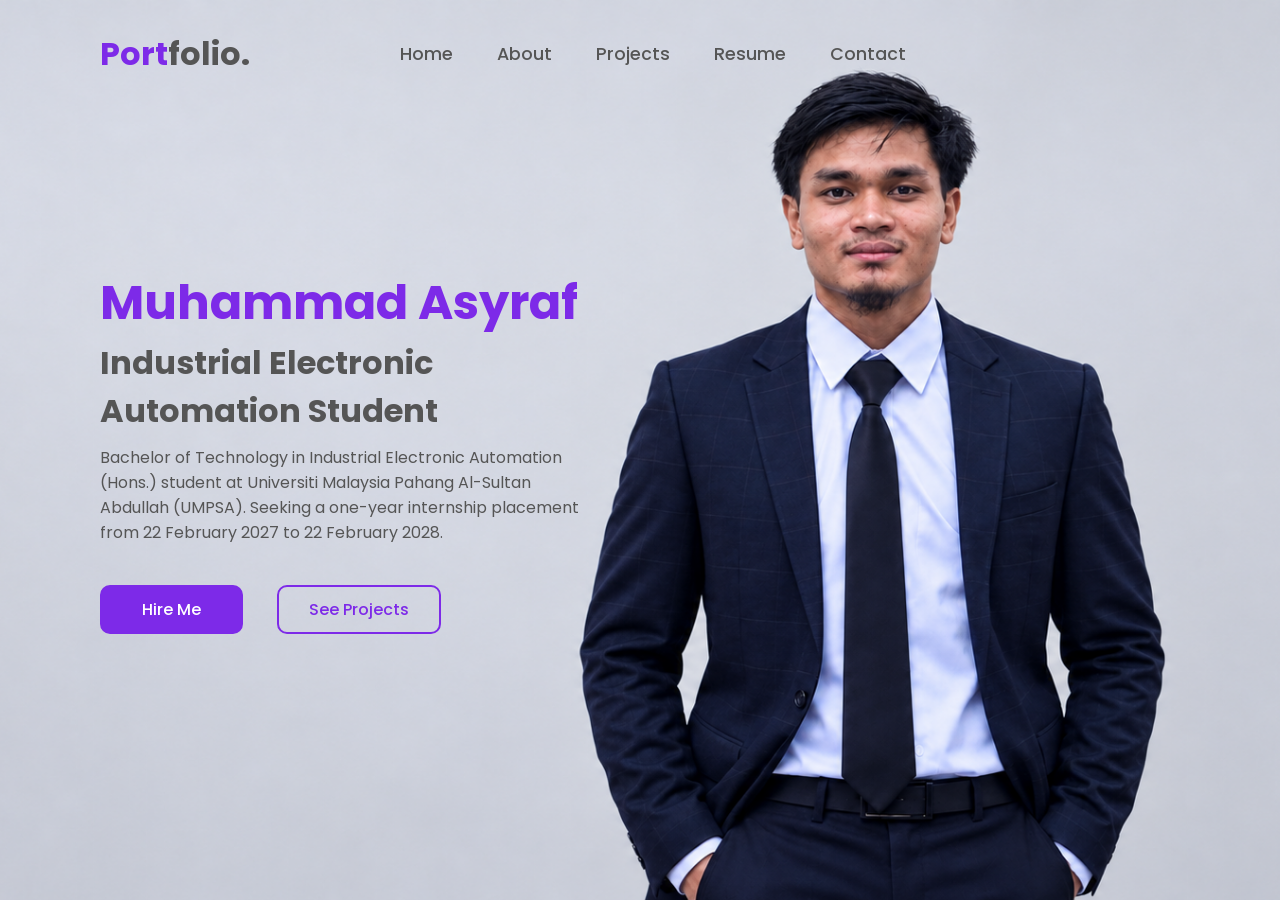
<file: index.html>
<!DOCTYPE html>
<html lang="en">
<head>
    <meta charset="UTF-8">
    <meta http-equiv="X-UA-Compatible" content="IE=edge">
    <meta name="viewport" content="width=device-width, initial-scale=1.0">
    <title>Muhammad Asyraf | Portfolio</title>
    <link rel="stylesheet" href="https://cdnjs.cloudflare.com/ajax/libs/font-awesome/6.2.0/css/all.min.css">
    <link rel="stylesheet" href="style.css?v=3">
</head>
<body>
    <header>
        <h2 class="logo"><span>Port</span>folio.</h2>
        <nav class="navigation">
            <button type="button" data-url="index.html">Home</button>
            <button type="button" data-url="about.html">About</button>
            <button type="button" data-url="projects.html">Projects</button>
            <button type="button" data-url="resume.html">Resume</button>
            <button type="button" data-url="contact.html">Contact</button>
        </nav>
    </header>

    <section class="home">
        <div class="content">
            <h2><span>Muhammad Asyraf</span></h2>
            <h4>Industrial Electronic Automation Student</h4>
            <p>Bachelor of Technology in Industrial Electronic Automation (Hons.) student at Universiti Malaysia Pahang Al-Sultan Abdullah (UMPSA). Seeking a one-year internship placement from 22 February 2027 to 22 February 2028.</p>
            <div class="btn-group">
                <button type="button" data-url="contact.html">Hire Me</button>
                <button type="button" data-url="projects.html">See Projects</button>
            </div>
        </div>
    </section>

    <script src="script.js"></script>
</body>
</html>
</file>
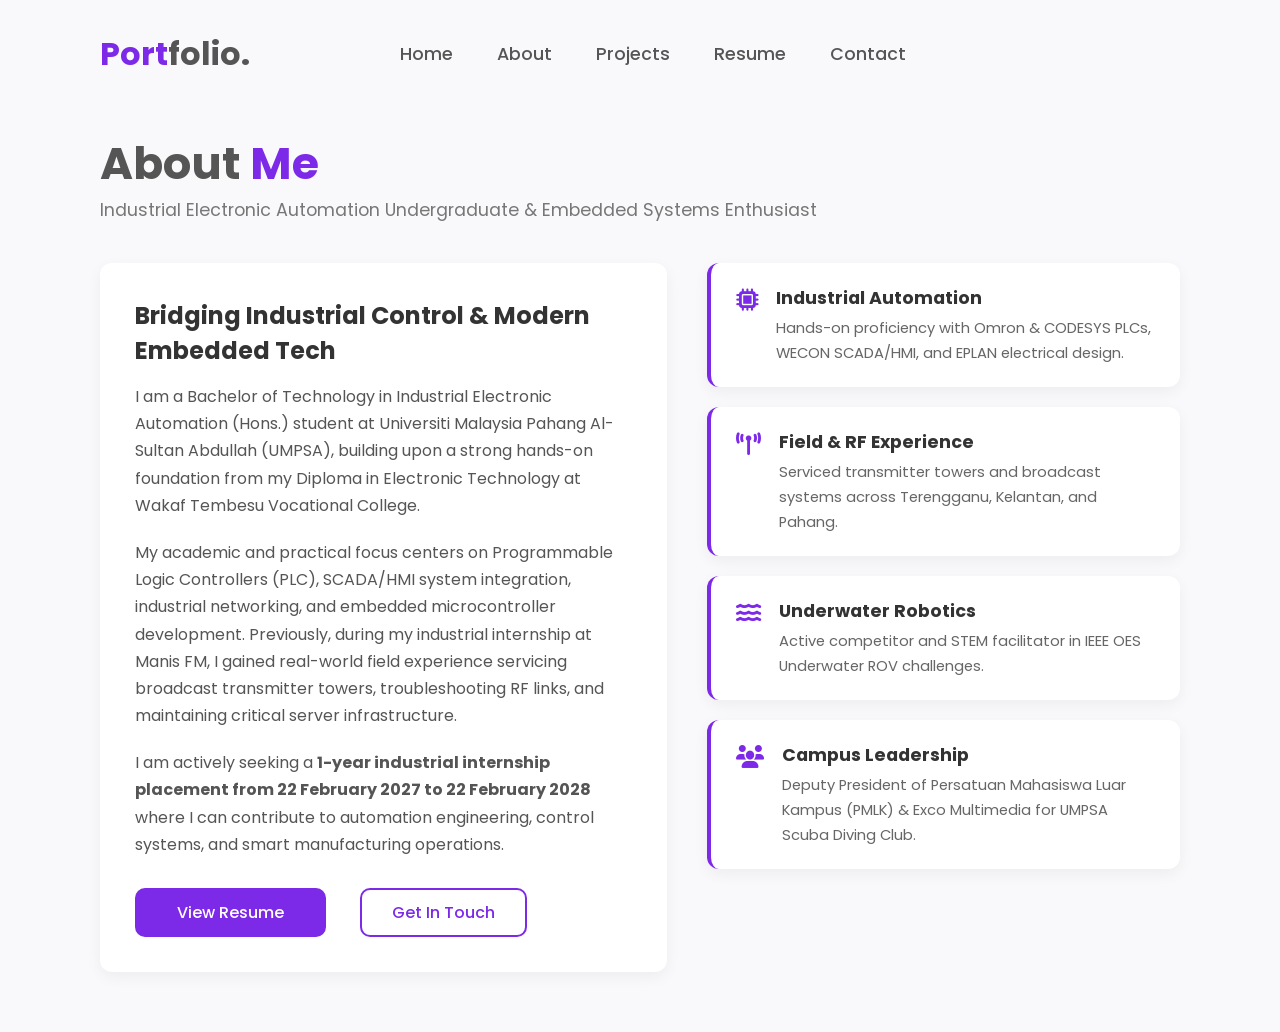
<file: about.html>
<!DOCTYPE html>
<html lang="en">
<head>
    <meta charset="UTF-8">
    <meta http-equiv="X-UA-Compatible" content="IE=edge">
    <meta name="viewport" content="width=device-width, initial-scale=1.0">
    <title>About | Muhammad Asyraf</title>
    <link rel="stylesheet" href="https://cdnjs.cloudflare.com/ajax/libs/font-awesome/6.2.0/css/all.min.css">
    <link rel="stylesheet" href="style.css?v=3">
</head>
<body>
    <header>
        <h2 class="logo"><span>Port</span>folio.</h2>
        <nav class="navigation">
            <button type="button" data-url="index.html">Home</button>
            <button type="button" data-url="about.html">About</button>
            <button type="button" data-url="projects.html">Projects</button>
            <button type="button" data-url="resume.html">Resume</button>
            <button type="button" data-url="contact.html">Contact</button>
        </nav>
    </header>

    <section class="about">
        <div class="about-container">
            <h2>About <span>Me</span></h2>
            <p class="about-subtitle">Industrial Electronic Automation Undergraduate & Embedded Systems Enthusiast</p>

            <div class="about-grid">
                <div class="about-text">
                    <h3>Bridging Industrial Control & Modern Embedded Tech</h3>
                    <p>I am a Bachelor of Technology in Industrial Electronic Automation (Hons.) student at Universiti Malaysia Pahang Al-Sultan Abdullah (UMPSA), building upon a strong hands-on foundation from my Diploma in Electronic Technology at Wakaf Tembesu Vocational College.</p>
                    <p>My academic and practical focus centers on Programmable Logic Controllers (PLC), SCADA/HMI system integration, industrial networking, and embedded microcontroller development. Previously, during my industrial internship at Manis FM, I gained real-world field experience servicing broadcast transmitter towers, troubleshooting RF links, and maintaining critical server infrastructure.</p>
                    <p>I am actively seeking a <strong>1-year industrial internship placement from 22 February 2027 to 22 February 2028</strong> where I can contribute to automation engineering, control systems, and smart manufacturing operations.</p>
                    <div class="btn-group">
                        <button type="button" data-url="resume.html">View Resume</button>
                        <button type="button" data-url="contact.html">Get In Touch</button>
                    </div>
                </div>

                <div class="about-highlights">
                    <div class="highlight-card">
                        <i class="fa-solid fa-microchip"></i>
                        <div>
                            <h4>Industrial Automation</h4>
                            <span>Hands-on proficiency with Omron & CODESYS PLCs, WECON SCADA/HMI, and EPLAN electrical design.</span>
                        </div>
                    </div>
                    <div class="highlight-card">
                        <i class="fa-solid fa-tower-broadcast"></i>
                        <div>
                            <h4>Field & RF Experience</h4>
                            <span>Serviced transmitter towers and broadcast systems across Terengganu, Kelantan, and Pahang.</span>
                        </div>
                    </div>
                    <div class="highlight-card">
                        <i class="fa-solid fa-water"></i>
                        <div>
                            <h4>Underwater Robotics</h4>
                            <span>Active competitor and STEM facilitator in IEEE OES Underwater ROV challenges.</span>
                        </div>
                    </div>
                    <div class="highlight-card">
                        <i class="fa-solid fa-users"></i>
                        <div>
                            <h4>Campus Leadership</h4>
                            <span>Deputy President of Persatuan Mahasiswa Luar Kampus (PMLK) & Exco Multimedia for UMPSA Scuba Diving Club.</span>
                        </div>
                    </div>
                </div>
            </div>
        </div>
    </section>

    <script src="script.js"></script>
</body>
</html>
</file>
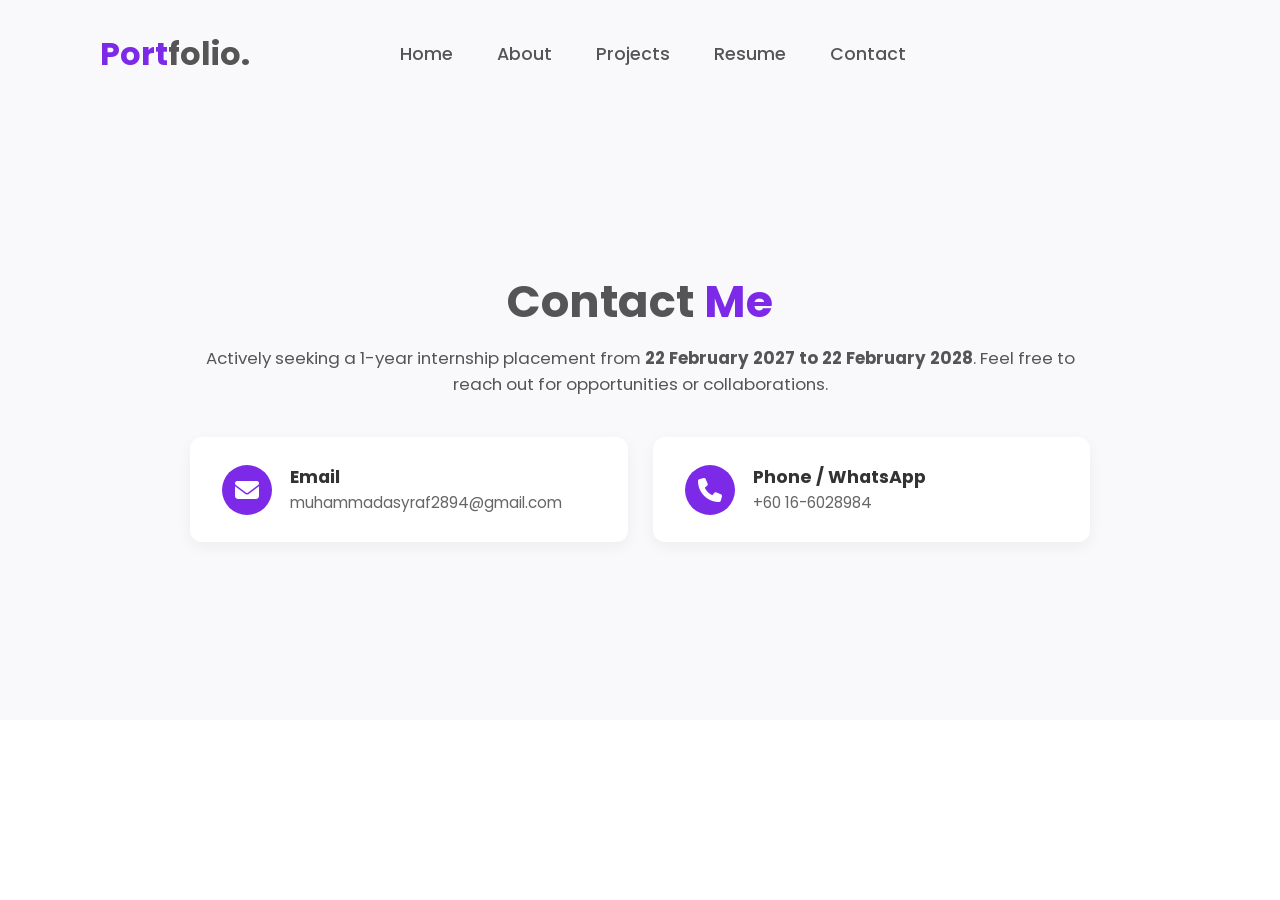
<file: contact.html>
<!DOCTYPE html>
<html lang="en">
<head>
    <meta charset="UTF-8">
    <meta http-equiv="X-UA-Compatible" content="IE=edge">
    <meta name="viewport" content="width=device-width, initial-scale=1.0">
    <title>Contact | Muhammad Asyraf</title>
    <link rel="stylesheet" href="https://cdnjs.cloudflare.com/ajax/libs/font-awesome/6.2.0/css/all.min.css">
    <link rel="stylesheet" href="style.css?v=3">
</head>
<body>
    <header>
        <h2 class="logo"><span>Port</span>folio.</h2>
        <nav class="navigation">
            <button type="button" data-url="index.html">Home</button>
            <button type="button" data-url="about.html">About</button>
            <button type="button" data-url="projects.html">Projects</button>
            <button type="button" data-url="resume.html">Resume</button>
            <button type="button" data-url="contact.html">Contact</button>
        </nav>
    </header>

    <section class="contact">
        <div class="contact-container">
            <h2>Contact <span>Me</span></h2>
            <p>Actively seeking a 1-year internship placement from <strong>22 February 2027 to 22 February 2028</strong>. Feel free to reach out for opportunities or collaborations.</p>

            <div class="contact-cards">
                <a href="mailto:muhammadasyraf2894@gmail.com" class="contact-card">
                    <i class="fa-solid fa-envelope"></i>
                    <div>
                        <h4>Email</h4>
                        <span>muhammadasyraf2894@gmail.com</span>
                    </div>
                </a>

                <a href="tel:+60166028984" class="contact-card">
                    <i class="fa-solid fa-phone"></i>
                    <div>
                        <h4>Phone / WhatsApp</h4>
                        <span>+60 16-6028984</span>
                    </div>
                </a>
            </div>
        </div>
    </section>

    <script src="script.js"></script>
</body>
</html>
</file>
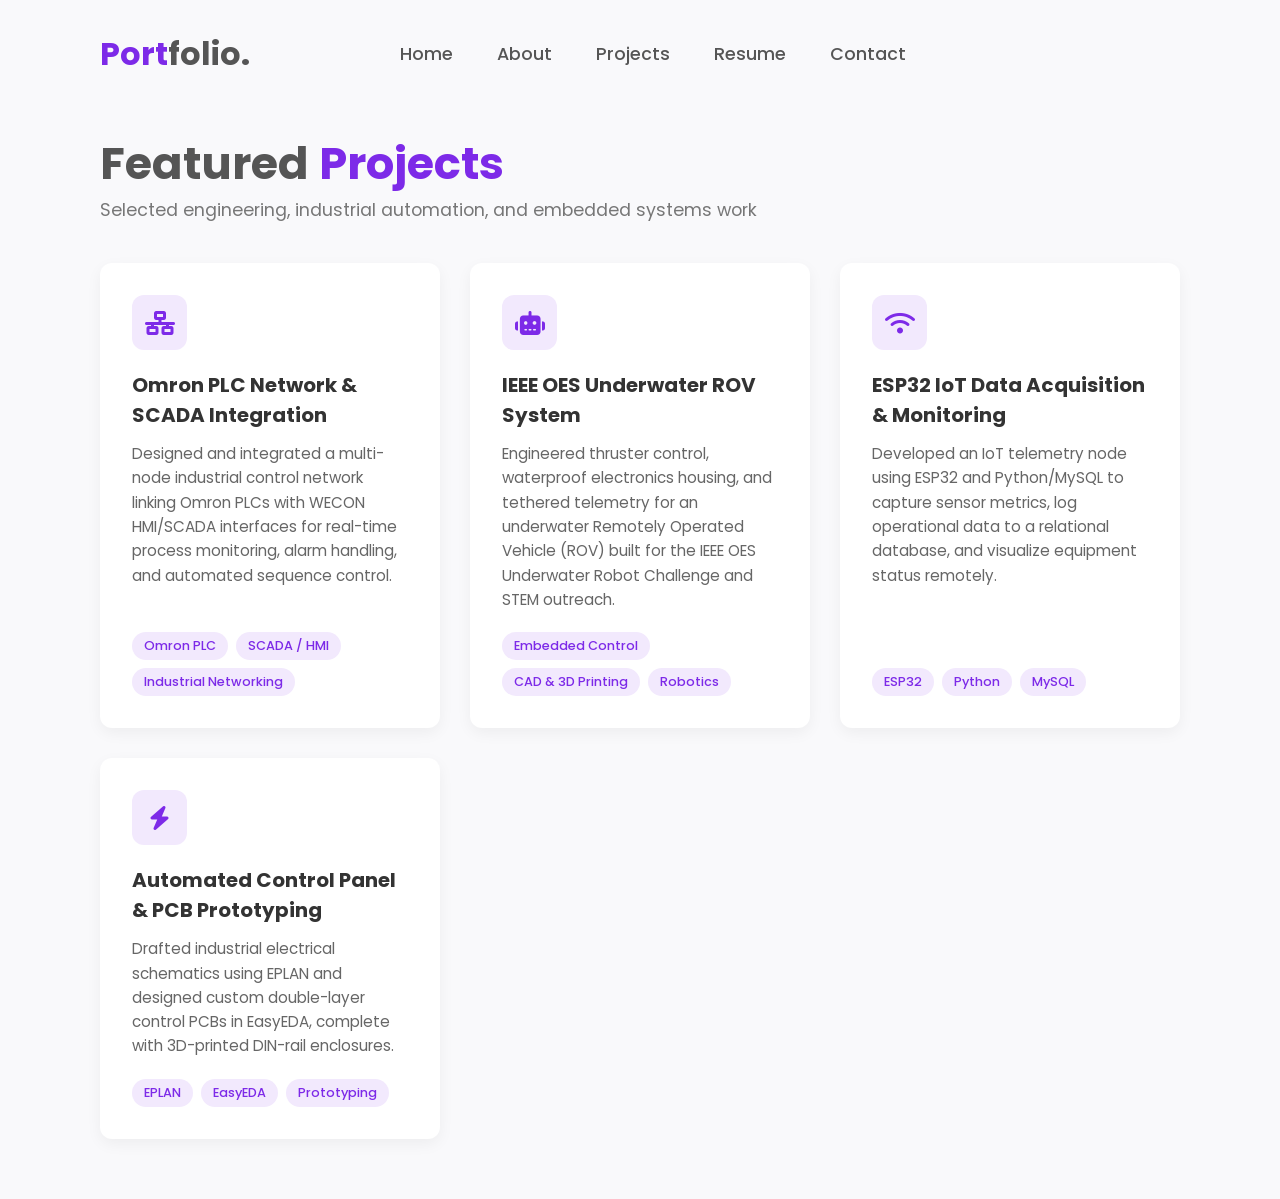
<file: projects.html>
<!DOCTYPE html>
<html lang="en">
<head>
    <meta charset="UTF-8">
    <meta http-equiv="X-UA-Compatible" content="IE=edge">
    <meta name="viewport" content="width=device-width, initial-scale=1.0">
    <title>Projects | Muhammad Asyraf</title>
    <link rel="stylesheet" href="https://cdnjs.cloudflare.com/ajax/libs/font-awesome/6.2.0/css/all.min.css">
    <link rel="stylesheet" href="style.css?v=3">
</head>
<body>
    <header>
        <h2 class="logo"><span>Port</span>folio.</h2>
        <nav class="navigation">
            <button type="button" data-url="index.html">Home</button>
            <button type="button" data-url="about.html">About</button>
            <button type="button" data-url="projects.html">Projects</button>
            <button type="button" data-url="resume.html">Resume</button>
            <button type="button" data-url="contact.html">Contact</button>
        </nav>
    </header>

    <section class="projects">
        <div class="projects-container">
            <h2>Featured <span>Projects</span></h2>
            <p class="projects-subtitle">Selected engineering, industrial automation, and embedded systems work</p>

            <div class="projects-grid">
                <div class="project-card">
                    <div class="project-icon"><i class="fa-solid fa-network-wired"></i></div>
                    <h3>Omron PLC Network & SCADA Integration</h3>
                    <p>Designed and integrated a multi-node industrial control network linking Omron PLCs with WECON HMI/SCADA interfaces for real-time process monitoring, alarm handling, and automated sequence control.</p>
                    <div class="project-tags">
                        <span>Omron PLC</span>
                        <span>SCADA / HMI</span>
                        <span>Industrial Networking</span>
                    </div>
                </div>

                <div class="project-card">
                    <div class="project-icon"><i class="fa-solid fa-robot"></i></div>
                    <h3>IEEE OES Underwater ROV System</h3>
                    <p>Engineered thruster control, waterproof electronics housing, and tethered telemetry for an underwater Remotely Operated Vehicle (ROV) built for the IEEE OES Underwater Robot Challenge and STEM outreach.</p>
                    <div class="project-tags">
                        <span>Embedded Control</span>
                        <span>CAD & 3D Printing</span>
                        <span>Robotics</span>
                    </div>
                </div>

                <div class="project-card">
                    <div class="project-icon"><i class="fa-solid fa-wifi"></i></div>
                    <h3>ESP32 IoT Data Acquisition & Monitoring</h3>
                    <p>Developed an IoT telemetry node using ESP32 and Python/MySQL to capture sensor metrics, log operational data to a relational database, and visualize equipment status remotely.</p>
                    <div class="project-tags">
                        <span>ESP32</span>
                        <span>Python</span>
                        <span>MySQL</span>
                    </div>
                </div>

                <div class="project-card">
                    <div class="project-icon"><i class="fa-solid fa-bolt"></i></div>
                    <h3>Automated Control Panel & PCB Prototyping</h3>
                    <p>Drafted industrial electrical schematics using EPLAN and designed custom double-layer control PCBs in EasyEDA, complete with 3D-printed DIN-rail enclosures.</p>
                    <div class="project-tags">
                        <span>EPLAN</span>
                        <span>EasyEDA</span>
                        <span>Prototyping</span>
                    </div>
                </div>
            </div>
        </div>
    </section>

    <script src="script.js"></script>
</body>
</html>
</file>
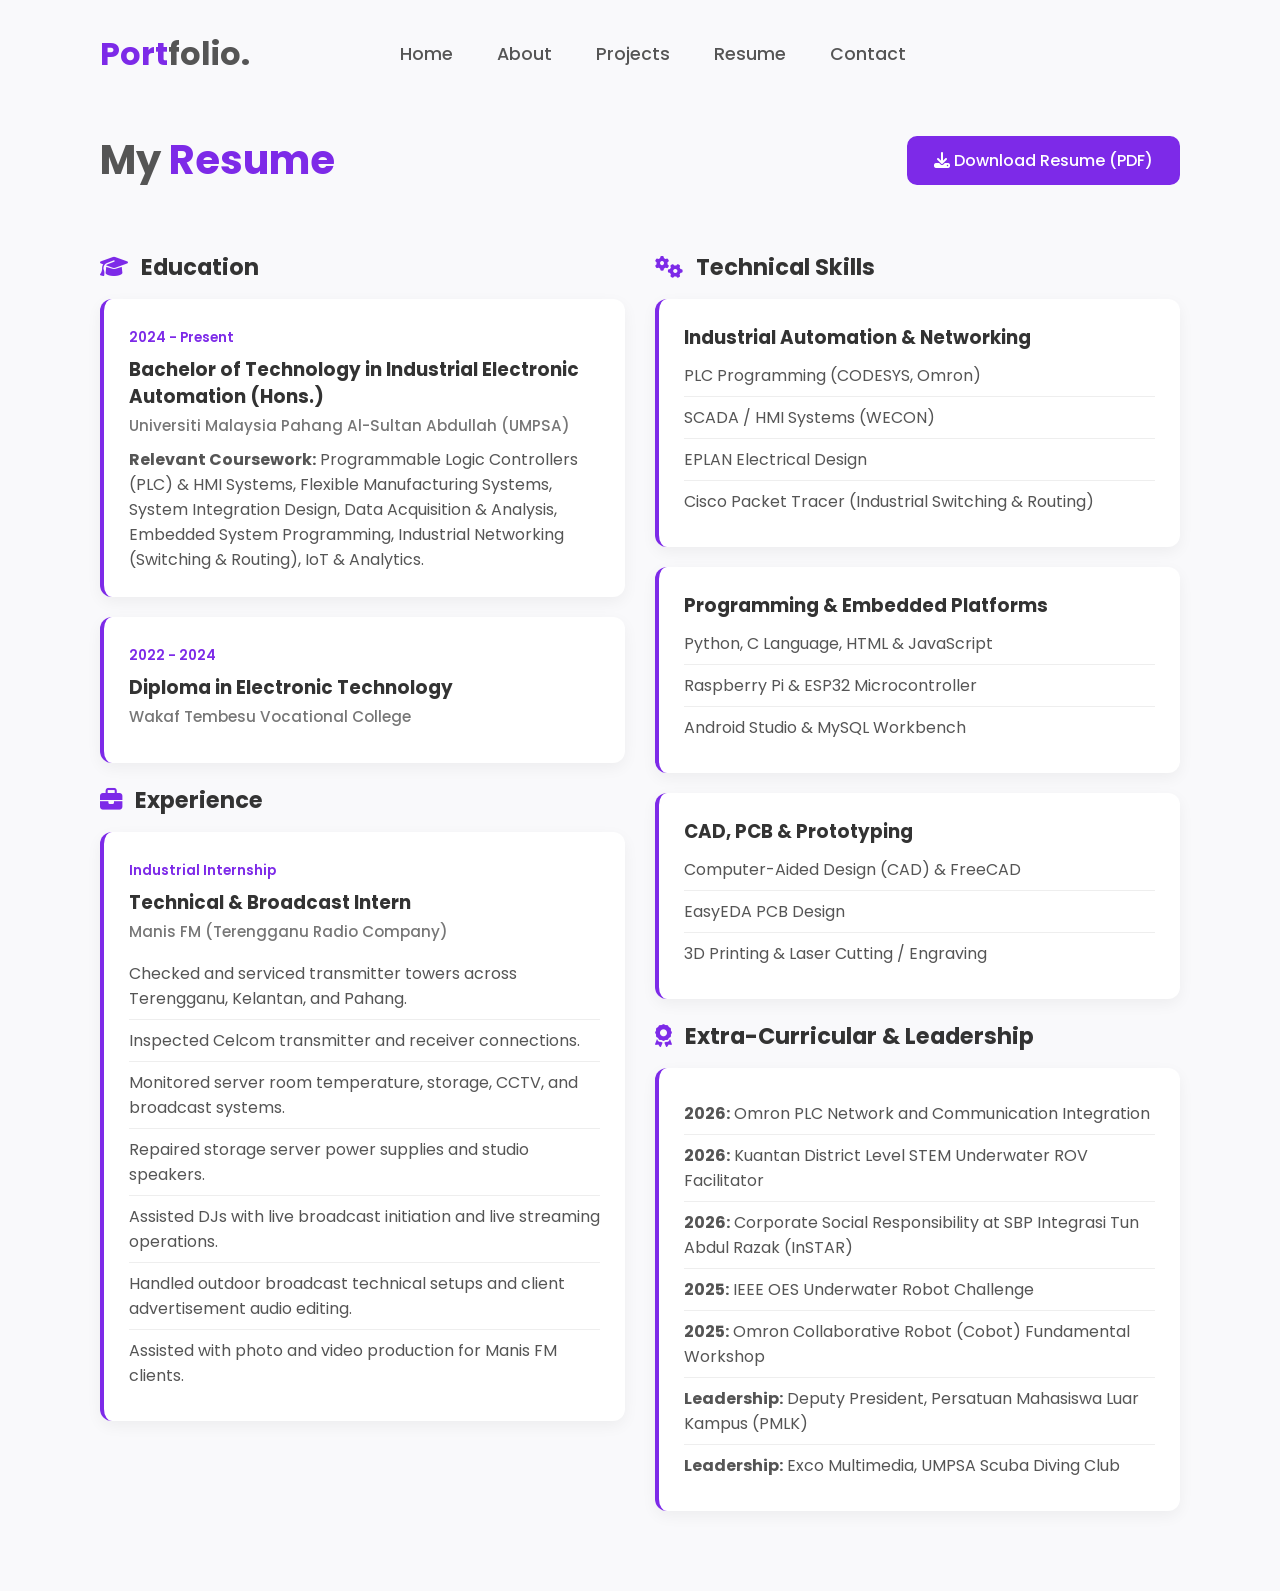
<file: resume.html>
<!DOCTYPE html>
<html lang="en">
<head>
    <meta charset="UTF-8">
    <meta http-equiv="X-UA-Compatible" content="IE=edge">
    <meta name="viewport" content="width=device-width, initial-scale=1.0">
    <title>Resume | Muhammad Asyraf</title>
    <link rel="stylesheet" href="https://cdnjs.cloudflare.com/ajax/libs/font-awesome/6.2.0/css/all.min.css">
    <link rel="stylesheet" href="style.css?v=3">
</head>
<body>
    <header>
        <h2 class="logo"><span>Port</span>folio.</h2>
        <nav class="navigation">
            <button type="button" data-url="index.html">Home</button>
            <button type="button" data-url="about.html">About</button>
            <button type="button" data-url="projects.html">Projects</button>
            <button type="button" data-url="resume.html">Resume</button>
            <button type="button" data-url="contact.html">Contact</button>
        </nav>
    </header>

    <section class="resume">
        <div class="resume-header">
            <h2>My <span>Resume</span></h2>
            <a href="resume.pdf" download="Muhammad_Asyraf_Resume.pdf" class="btn-download">
                <i class="fa-solid fa-download"></i> Download Resume (PDF)
            </a>
        </div>

        <div class="resume-grid">
            <div class="resume-column">
                <h3><i class="fa-solid fa-graduation-cap"></i> Education</h3>
                <div class="resume-card">
                    <span class="date">2024 - Present</span>
                    <h4>Bachelor of Technology in Industrial Electronic Automation (Hons.)</h4>
                    <h5>Universiti Malaysia Pahang Al-Sultan Abdullah (UMPSA)</h5>
                    <p><strong>Relevant Coursework:</strong> Programmable Logic Controllers (PLC) & HMI Systems, Flexible Manufacturing Systems, System Integration Design, Data Acquisition & Analysis, Embedded System Programming, Industrial Networking (Switching & Routing), IoT & Analytics.</p>
                </div>
                <div class="resume-card">
                    <span class="date">2022 - 2024</span>
                    <h4>Diploma in Electronic Technology</h4>
                    <h5>Wakaf Tembesu Vocational College</h5>
                </div>

                <h3><i class="fa-solid fa-briefcase"></i> Experience</h3>
                <div class="resume-card">
                    <span class="date">Industrial Internship</span>
                    <h4>Technical & Broadcast Intern</h4>
                    <h5>Manis FM (Terengganu Radio Company)</h5>
                    <ul class="skills-list">
                        <li>Checked and serviced transmitter towers across Terengganu, Kelantan, and Pahang.</li>
                        <li>Inspected Celcom transmitter and receiver connections.</li>
                        <li>Monitored server room temperature, storage, CCTV, and broadcast systems.</li>
                        <li>Repaired storage server power supplies and studio speakers.</li>
                        <li>Assisted DJs with live broadcast initiation and live streaming operations.</li>
                        <li>Handled outdoor broadcast technical setups and client advertisement audio editing.</li>
                        <li>Assisted with photo and video production for Manis FM clients.</li>
                    </ul>
                </div>
            </div>

            <div class="resume-column">
                <h3><i class="fa-solid fa-gears"></i> Technical Skills</h3>
                <div class="resume-card">
                    <h4>Industrial Automation & Networking</h4>
                    <ul class="skills-list">
                        <li>PLC Programming (CODESYS, Omron)</li>
                        <li>SCADA / HMI Systems (WECON)</li>
                        <li>EPLAN Electrical Design</li>
                        <li>Cisco Packet Tracer (Industrial Switching & Routing)</li>
                    </ul>
                </div>

                <div class="resume-card">
                    <h4>Programming & Embedded Platforms</h4>
                    <ul class="skills-list">
                        <li>Python, C Language, HTML & JavaScript</li>
                        <li>Raspberry Pi & ESP32 Microcontroller</li>
                        <li>Android Studio & MySQL Workbench</li>
                    </ul>
                </div>

                <div class="resume-card">
                    <h4>CAD, PCB & Prototyping</h4>
                    <ul class="skills-list">
                        <li>Computer-Aided Design (CAD) & FreeCAD</li>
                        <li>EasyEDA PCB Design</li>
                        <li>3D Printing & Laser Cutting / Engraving</li>
                    </ul>
                </div>

                <h3><i class="fa-solid fa-award"></i> Extra-Curricular & Leadership</h3>
                <div class="resume-card">
                    <ul class="skills-list">
                        <li><strong>2026:</strong> Omron PLC Network and Communication Integration</li>
                        <li><strong>2026:</strong> Kuantan District Level STEM Underwater ROV Facilitator</li>
                        <li><strong>2026:</strong> Corporate Social Responsibility at SBP Integrasi Tun Abdul Razak (InSTAR)</li>
                        <li><strong>2025:</strong> IEEE OES Underwater Robot Challenge</li>
                        <li><strong>2025:</strong> Omron Collaborative Robot (Cobot) Fundamental Workshop</li>
                        <li><strong>Leadership:</strong> Deputy President, Persatuan Mahasiswa Luar Kampus (PMLK)</li>
                        <li><strong>Leadership:</strong> Exco Multimedia, UMPSA Scuba Diving Club</li>
                    </ul>
                </div>
            </div>
        </div>
    </section>

    <script src="script.js"></script>
</body>
</html>
</file>
<file: style.css>
@import url('https://fonts.googleapis.com/css2?family=Poppins:wght@300;400;500;600;700;800;900&display=swap');

* {
    margin: 0;
    padding: 0;
    box-sizing: border-box;
    font-family: 'Poppins', sans-serif;
}

/* Header & Navigation */
header {
    position: fixed;
    top: 0;
    left: 0;
    width: 100%;
    padding: 30px 100px;
    display: flex;
    align-items: center;
    gap: 150px;
    z-index: 100;
}

.logo {
    font-size: 2em;
    color: #555;
    cursor: default;
}

.logo span {
    color: #7d2ae8;
}

.navigation a,
.navigation button {
    background: transparent;
    border: none;
    font-family: inherit;
    font-size: 1.1em;
    color: #555;
    text-decoration: none;
    margin-right: 40px;
    font-weight: 500;
    cursor: pointer;
    transition: .3s;
}

.navigation a:hover,
.navigation button:hover {
    color: #7d2ae8;
}

/* Home Page */
.home {
    position: relative;
    width: 100%;
    height: 100vh;
    background: url('IMAGE/background\ image/background image 1.png');
    background-size: cover;
    background-position: center;
    display: flex;
    align-items: center;
    padding: 30px 100px;
}

.content {
    max-width: 500px;
    color: #555;
}

.content h2 {
    font-size: 3em;
}

.content h2 span {
    color: #7d2ae8;
}

.content h4 {
    font-size: 2em;
}

.content p {
    padding: 10px 0 40px 0;
}

.btn-group a,
.btn-group button {
    display: inline-block;
    font-family: inherit;
    font-size: 1em;
    color: #fff;
    text-decoration: none;
    padding: 10px 40px;
    background: #7d2ae8;
    border-radius: 10px;
    border: 2px solid #7d2ae8;
    font-weight: 500;
    cursor: pointer;
    transition: .3s;
}

.btn-group a:hover:nth-child(1),
.btn-group button:hover:nth-child(1) {
    color: #7d2ae8;
    background: transparent;
}

.btn-group a:nth-child(2),
.btn-group button:nth-child(2) {
    color: #7d2ae8;
    background: transparent;
    margin-left: 30px;
    padding: 10px 30px;
}

.btn-group a:hover:nth-child(2),
.btn-group button:hover:nth-child(2) {
    color: #fff;
    background: #7d2ae8;
}

/* Resume Page */
.resume {
    width: 100%;
    min-height: 100vh;
    padding: 130px 100px 60px;
    background: #f9f9fb;
    color: #555;
}

.resume-header {
    display: flex;
    justify-content: space-between;
    align-items: center;
    margin-bottom: 40px;
    flex-wrap: wrap;
    gap: 20px;
}

.resume-header h2 {
    font-size: 2.5em;
}

.resume-header h2 span {
    color: #7d2ae8;
}

.btn-download {
    display: inline-block;
    font-family: inherit;
    font-size: 1em;
    color: #fff;
    text-decoration: none;
    padding: 10px 25px;
    background: #7d2ae8;
    border-radius: 10px;
    border: 2px solid #7d2ae8;
    font-weight: 500;
    cursor: pointer;
    transition: .3s;
}

.btn-download:hover {
    color: #7d2ae8;
    background: transparent;
}

.resume-grid {
    display: grid;
    grid-template-columns: repeat(auto-fit, minmax(320px, 1fr));
    gap: 30px;
}

.resume-column h3 {
    font-size: 1.4em;
    color: #333;
    margin: 20px 0 15px;
}

.resume-column h3 i {
    color: #7d2ae8;
    margin-right: 8px;
}

.resume-card {
    background: #fff;
    padding: 25px;
    border-radius: 12px;
    border-left: 4px solid #7d2ae8;
    box-shadow: 0 5px 15px rgba(0, 0, 0, 0.05);
    margin-bottom: 20px;
}

.resume-card .date {
    display: inline-block;
    font-size: 0.85em;
    font-weight: 600;
    color: #7d2ae8;
    margin-bottom: 8px;
}

.resume-card h4 {
    font-size: 1.15em;
    color: #333;
    margin-bottom: 4px;
}

.resume-card h5 {
    font-size: 0.95em;
    font-weight: 500;
    color: #777;
    margin-bottom: 10px;
}

.skills-list {
    list-style: none;
}

.skills-list li {
    padding: 8px 0;
    border-bottom: 1px solid #eee;
}

.skills-list li:last-child {
    border-bottom: none;
}

/* Contact Page */
.contact {
    width: 100%;
    min-height: 80vh;
    padding: 150px 100px 60px;
    background: #f9f9fb;
    display: flex;
    align-items: center;
    justify-content: center;
    color: #555;
}

.contact-container {
    max-width: 900px;
    width: 100%;
    text-align: center;
}

.contact-container h2 {
    font-size: 2.8em;
    margin-bottom: 10px;
}

.contact-container h2 span {
    color: #7d2ae8;
}

.contact-container p {
    margin-bottom: 40px;
    font-size: 1.05em;
}

.contact-cards {
    display: flex;
    gap: 25px;
    justify-content: center;
    flex-wrap: wrap;
}

.contact-card {
    flex: 1;
    min-width: 340px;
    background: #fff;
    padding: 25px 30px;
    border-radius: 12px;
    border: 2px solid transparent;
    box-shadow: 0 5px 15px rgba(0, 0, 0, 0.05);
    display: flex;
    align-items: center;
    gap: 18px;
    text-decoration: none;
    color: #555;
    text-align: left;
    transition: .3s;
}

.contact-card:hover {
    border-color: #7d2ae8;
    transform: translateY(-5px);
}

.contact-card i {
    font-size: 1.5em;
    color: #fff;
    background: #7d2ae8;
    width: 50px;
    height: 50px;
    border-radius: 50%;
    display: flex;
    align-items: center;
    justify-content: center;
    flex-shrink: 0;
}

.contact-card h4 {
    font-size: 1.1em;
    color: #333;
}

.contact-card span {
    font-size: 0.95em;
    color: #666;
    word-break: break-word;
}

/* About Page Styling */
.about {
    width: 100%;
    min-height: 100vh;
    padding: 130px 100px 60px;
    background: #f9f9fb;
    color: #555;
}

.about-container {
    max-width: 1100px;
    margin: 0 auto;
}

.about-container h2 {
    font-size: 2.8em;
}

.about-container h2 span {
    color: #7d2ae8;
}

.about-subtitle {
    font-size: 1.1em;
    color: #777;
    margin-bottom: 40px;
}

.about-grid {
    display: grid;
    grid-template-columns: 1.2fr 1fr;
    gap: 40px;
    align-items: start;
}

.about-text {
    background: #fff;
    padding: 35px;
    border-radius: 12px;
    box-shadow: 0 5px 15px rgba(0, 0, 0, 0.05);
}

.about-text h3 {
    font-size: 1.5em;
    color: #333;
    margin-bottom: 15px;
}

.about-text p {
    line-height: 1.7;
    margin-bottom: 20px;
}

.about-text .btn-group {
    margin-top: 30px;
}

.about-highlights {
    display: flex;
    flex-direction: column;
    gap: 20px;
}

.highlight-card {
    background: #fff;
    padding: 22px 25px;
    border-radius: 12px;
    border-left: 4px solid #7d2ae8;
    box-shadow: 0 5px 15px rgba(0, 0, 0, 0.05);
    display: flex;
    align-items: flex-start;
    gap: 18px;
}

.highlight-card i {
    font-size: 1.4em;
    color: #7d2ae8;
    margin-top: 4px;
}

.highlight-card h4 {
    font-size: 1.1em;
    color: #333;
    margin-bottom: 4px;
}

.highlight-card span {
    font-size: 0.92em;
    color: #666;
    line-height: 1.5;
}

/* Projects Page Styling */
.projects {
    width: 100%;
    min-height: 100vh;
    padding: 130px 100px 60px;
    background: #f9f9fb;
    color: #555;
}

.projects-container {
    max-width: 1100px;
    margin: 0 auto;
}

.projects-container h2 {
    font-size: 2.8em;
}

.projects-container h2 span {
    color: #7d2ae8;
}

.projects-subtitle {
    font-size: 1.1em;
    color: #777;
    margin-bottom: 40px;
}

.projects-grid {
    display: grid;
    grid-template-columns: repeat(auto-fit, minmax(300px, 1fr));
    gap: 30px;
}

.project-card {
    background: #fff;
    padding: 30px;
    border-radius: 12px;
    border: 2px solid transparent;
    box-shadow: 0 5px 15px rgba(0, 0, 0, 0.05);
    transition: .3s;
    display: flex;
    flex-direction: column;
}

.project-card:hover {
    border-color: #7d2ae8;
    transform: translateY(-5px);
}

.project-icon {
    width: 55px;
    height: 55px;
    background: #f2e9fd;
    color: #7d2ae8;
    border-radius: 12px;
    display: flex;
    align-items: center;
    justify-content: center;
    font-size: 1.5em;
    margin-bottom: 20px;
}

.project-card h3 {
    font-size: 1.25em;
    color: #333;
    margin-bottom: 12px;
}

.project-card p {
    font-size: 0.95em;
    line-height: 1.6;
    color: #666;
    margin-bottom: 20px;
    flex-grow: 1;
}

.project-tags {
    display: flex;
    flex-wrap: wrap;
    gap: 8px;
}

.project-tags span {
    font-size: 0.8em;
    font-weight: 500;
    color: #7d2ae8;
    background: #f2e9fd;
    padding: 5px 12px;
    border-radius: 20px;
}

/* Smooth Page Entrance Transition */
section {
    animation: pageFadeIn 0.5s ease-out forwards;
}

@keyframes pageFadeIn {
    from {
        opacity: 0;
        transform: translateY(15px);
    }
    to {
        opacity: 1;
        transform: translateY(0);
    }
}

/* =========================================
   MOBILE RESPONSIVE DESIGN (Phones & Tablets)
   ========================================= */
@media (max-width: 768px) {
    /* 1. Fix Header & Navigation */
    header {
        position: relative;
        flex-direction: column;
        align-items: center;
        padding: 20px;
        gap: 15px;
        background: #fff;
        box-shadow: 0 2px 10px rgba(0, 0, 0, 0.05);
    }

    .navigation {
        display: flex;
        flex-wrap: wrap;
        justify-content: center;
        gap: 12px;
    }

    .navigation a,
    .navigation button {
        margin-right: 0;
        font-size: 0.95em;
    }

    /* 2. Fix Home Section & Text Readability */
    .home {
        height: auto;
        min-height: calc(100vh - 110px);
        padding: 40px 25px;
        background: linear-gradient(rgba(255, 255, 255, 0.88), rgba(255, 255, 255, 0.92)),
                    url('IMAGE/background\ image/background image 1.png');
        background-size: cover;
        background-position: top center;
        align-items: flex-start;
    }

    .content {
        max-width: 100%;
    }

    .content h2 {
        font-size: 2.1em;
        line-height: 1.2;
    }

    .content h4 {
        font-size: 1.3em;
        margin-top: 8px;
    }

    .content p {
        font-size: 0.95em;
        color: #333;
        padding: 15px 0 25px 0;
    }

    /* 3. Fix Hire Me & See Projects Buttons */
    .btn-group {
        display: flex;
        flex-direction: column;
        gap: 15px;
        width: 100%;
    }

    .btn-group a,
    .btn-group button,
    .btn-group a:nth-child(2),
    .btn-group button:nth-child(2) {
        margin-left: 0;
        width: 100%;
        text-align: center;
        padding: 12px 20px;
    }

    /* 4. Fix Inner Pages (About, Projects, Resume, Contact) */
    .about,
    .projects,
    .resume,
    .contact {
        padding: 40px 20px;
    }

    .about-grid {
        grid-template-columns: 1fr;
    }

    .contact-card {
        min-width: 100%;
    }
}
</file>
